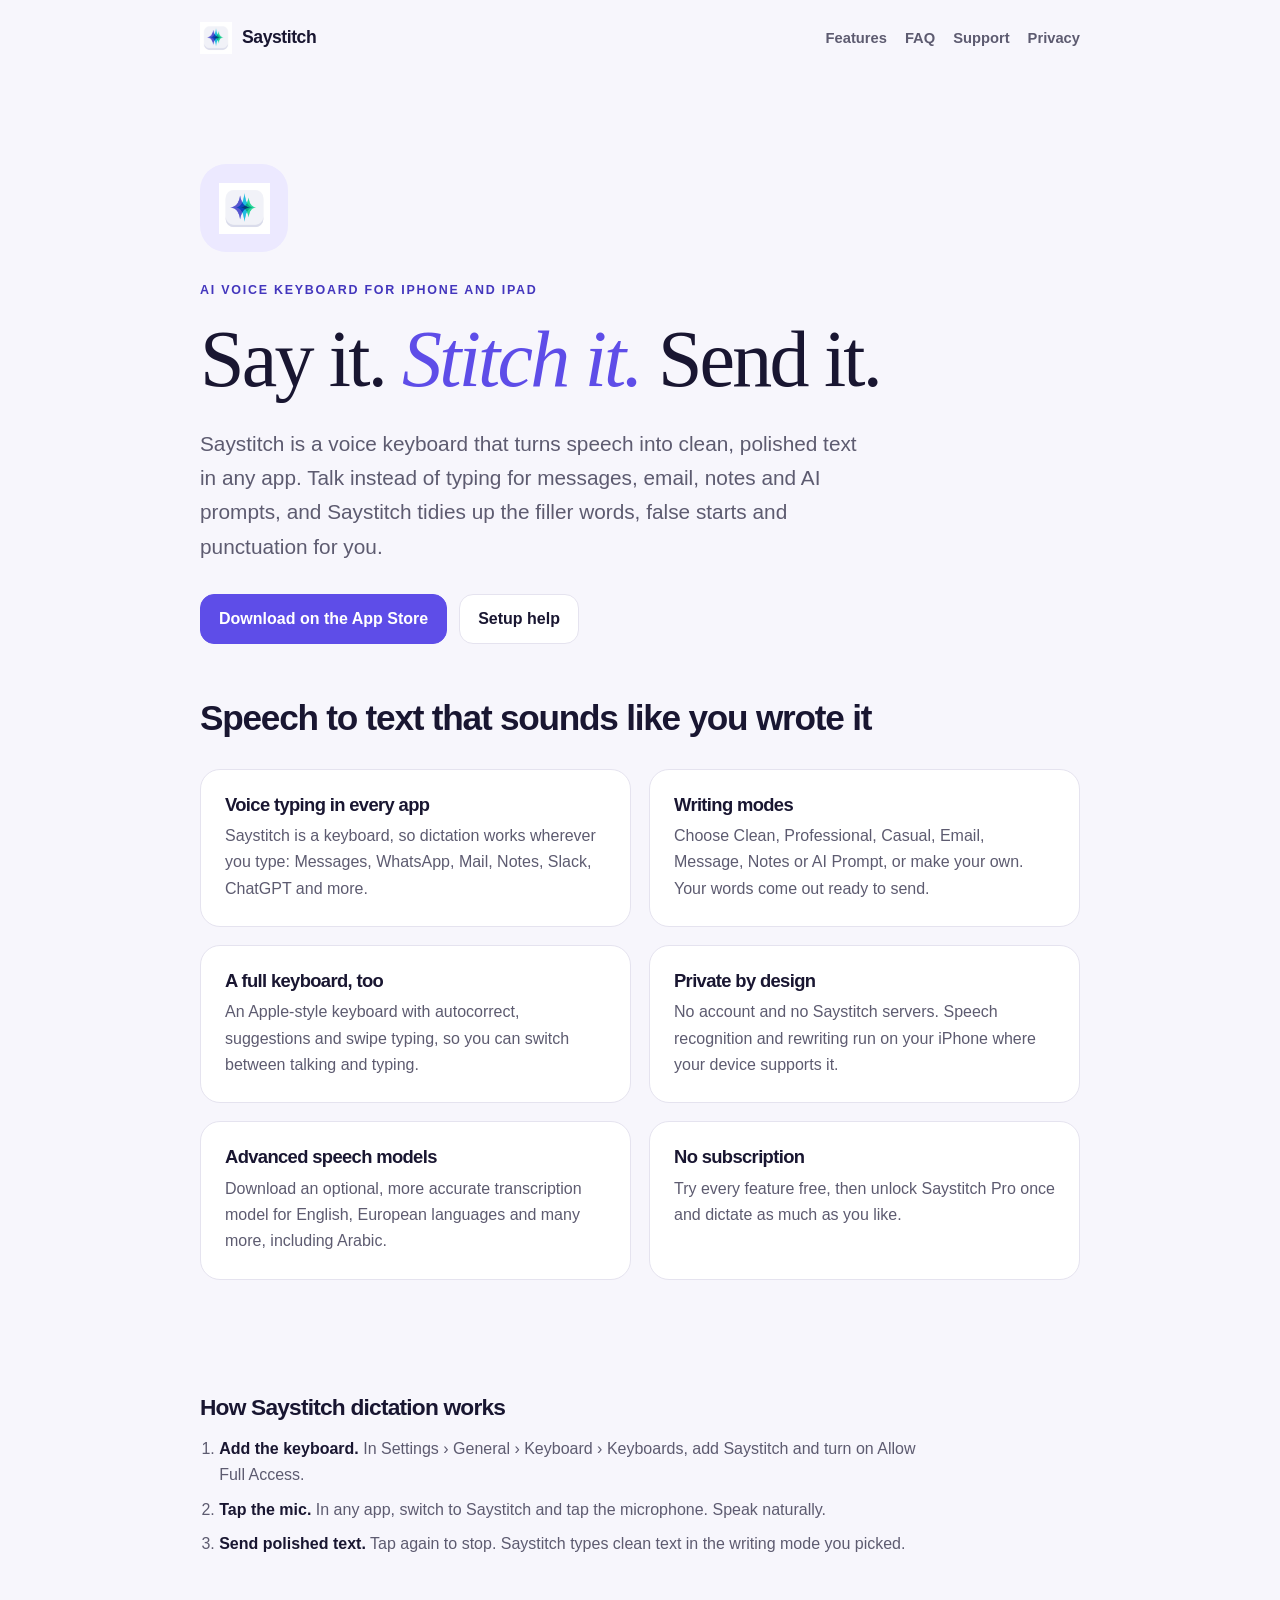
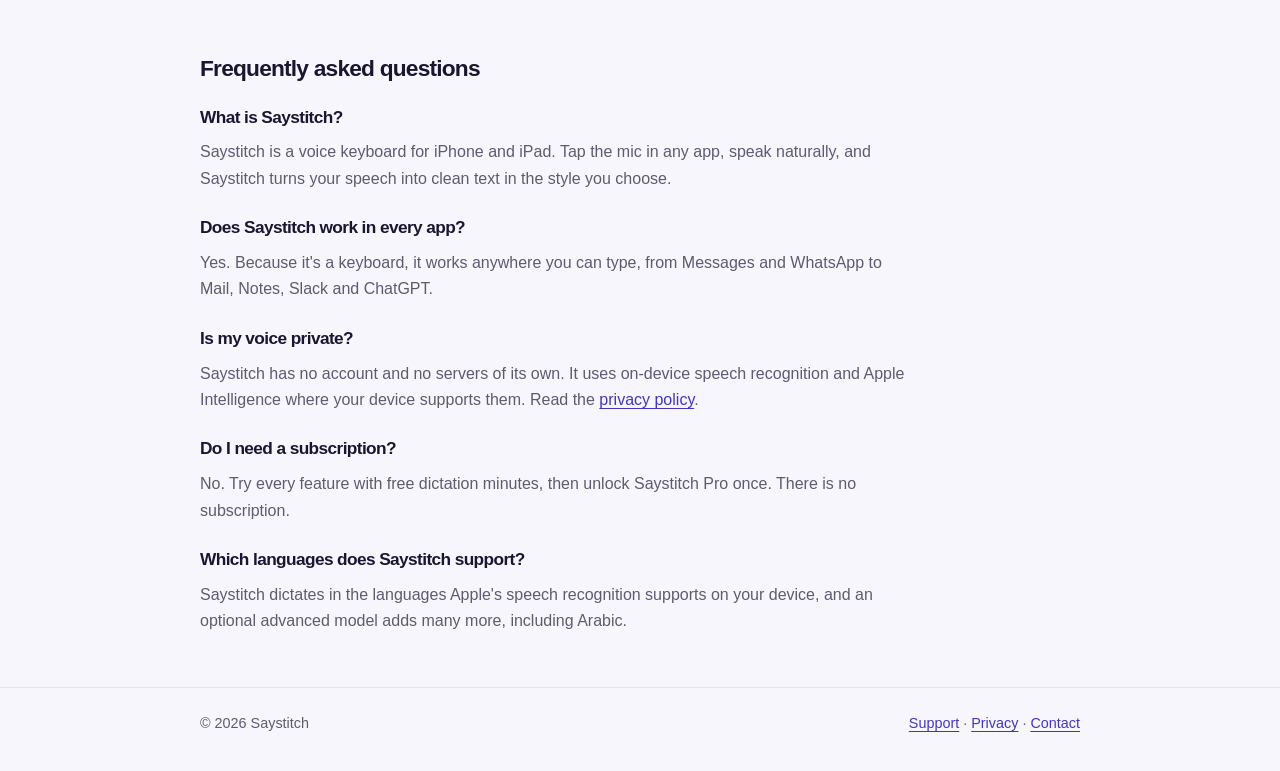
<file: index.html>
<!doctype html>
<html lang="en">
<head>
  <meta charset="utf-8">
  <meta name="viewport" content="width=device-width, initial-scale=1">
  <title>Saystitch – AI Voice Keyboard for iPhone: Speech to Text &amp; Dictation</title>
  <meta name="description" content="Saystitch is an AI voice keyboard for iPhone and iPad. Dictate in any app and get clean, polished text: speech to text for messages, email, notes and AI prompts. Private, on-device, no subscription.">
  <meta name="keywords" content="voice keyboard, AI keyboard, speech to text, dictation app, voice typing, voice to text iPhone, talk to text, transcribe, dictate, keyboard for iPhone">
  <link rel="canonical" href="https://mohamedsalahnassar.github.io/saystitch-support-pages/">
  <meta name="robots" content="index, follow">
  <meta name="theme-color" content="#f7f6fc">
  <meta name="apple-itunes-app" content="app-id=6834227107">

  <meta property="og:type" content="website">
  <meta property="og:site_name" content="Saystitch">
  <meta property="og:title" content="Saystitch – AI Voice Keyboard: Speech to Text & Dictation">
  <meta property="og:description" content="Speak in any app and send clean, polished text. A voice keyboard for iPhone and iPad with writing modes for messages, email, notes and AI prompts.">
  <meta property="og:url" content="https://mohamedsalahnassar.github.io/saystitch-support-pages/">
  <meta property="og:image" content="https://mohamedsalahnassar.github.io/saystitch-support-pages/assets/og-image.png">
  <meta property="og:image:width" content="1200">
  <meta property="og:image:height" content="630">
  <meta name="twitter:card" content="summary_large_image">
  <meta name="twitter:title" content="Saystitch – AI Voice Keyboard: Speech to Text & Dictation">
  <meta name="twitter:description" content="Speak in any app and send clean, polished text. Voice typing for iPhone and iPad.">
  <meta name="twitter:image" content="https://mohamedsalahnassar.github.io/saystitch-support-pages/assets/og-image.png">

  <link rel="icon" href="assets/icon-180.png" type="image/png">
  <link rel="apple-touch-icon" href="assets/icon-180.png">
  <link rel="stylesheet" href="assets/style.css">

  <script type="application/ld+json">
  {
    "@context": "https://schema.org",
    "@type": "MobileApplication",
    "name": "Saystitch: AI Voice Keyboard",
    "alternateName": "Saystitch",
    "description": "AI voice keyboard for iPhone and iPad. Dictate in any app and get clean, polished text with speech to text, writing modes and private on-device processing.",
    "operatingSystem": "iOS 26 or later",
    "applicationCategory": "UtilitiesApplication",
    "url": "https://mohamedsalahnassar.github.io/saystitch-support-pages/",
    "downloadUrl": "https://apps.apple.com/app/id6834227107",
    "installUrl": "https://apps.apple.com/app/id6834227107",
    "image": "https://mohamedsalahnassar.github.io/saystitch-support-pages/assets/icon-512.png",
    "offers": { "@type": "Offer", "price": "0", "priceCurrency": "USD", "description": "Free to try, with a one-time Saystitch Pro unlock." },
    "author": { "@type": "Person", "name": "Mohamed Salah" }
  }
  </script>
  <script type="application/ld+json">
  {
    "@context": "https://schema.org",
    "@type": "FAQPage",
    "mainEntity": [
      { "@type": "Question", "name": "What is Saystitch?",
        "acceptedAnswer": { "@type": "Answer", "text": "Saystitch is a voice keyboard for iPhone and iPad. Tap the mic in any app, speak naturally, and Saystitch turns your speech into clean text in the style you choose." } },
      { "@type": "Question", "name": "Does Saystitch work in every app?",
        "acceptedAnswer": { "@type": "Answer", "text": "Yes. Saystitch is a keyboard, so it works anywhere you can type: Messages, WhatsApp, Mail, Notes, Slack, ChatGPT and more." } },
      { "@type": "Question", "name": "Is my voice private?",
        "acceptedAnswer": { "@type": "Answer", "text": "Saystitch has no account and no servers of its own. It uses on-device speech recognition and Apple Intelligence where your device supports them." } },
      { "@type": "Question", "name": "Do I need a subscription?",
        "acceptedAnswer": { "@type": "Answer", "text": "No. You can try every feature with free dictation minutes, then unlock Saystitch Pro once. There is no subscription." } },
      { "@type": "Question", "name": "Which languages does Saystitch support?",
        "acceptedAnswer": { "@type": "Answer", "text": "Saystitch dictates in the languages Apple's speech recognition supports on your device, and an optional advanced model adds many more, including Arabic." } }
    ]
  }
  </script>
</head>
<body>
  <header class="shell topbar">
    <a class="brand" href="./"><img src="assets/icon-180.png" alt="Saystitch app icon"><span>Saystitch</span></a>
    <nav class="nav" aria-label="Main navigation">
      <a href="#features">Features</a>
      <a href="#faq">FAQ</a>
      <a href="support.html">Support</a>
      <a href="privacy.html">Privacy</a>
    </nav>
  </header>
  <main class="shell">
    <section class="hero" aria-labelledby="page-title">
      <div class="hero-mark"><img src="assets/icon-180.png" alt=""></div>
      <p class="eyebrow">AI voice keyboard for iPhone and iPad</p>
      <h1 id="page-title">Say it. <em>Stitch it.</em> Send it.</h1>
      <p class="lede">Saystitch is a voice keyboard that turns speech into clean, polished text in any app. Talk instead of typing for messages, email, notes and AI prompts, and Saystitch tidies up the filler words, false starts and punctuation for you.</p>
      <div class="actions">
        <a class="button primary" href="https://apps.apple.com/app/id6834227107">Download on the App Store</a>
        <a class="button" href="support.html">Setup help</a>
      </div>
    </section>

    <section id="features" aria-labelledby="features-title">
      <h2 id="features-title" class="section-title">Speech to text that sounds like you wrote it</h2>
      <div class="grid">
        <article class="card">
          <h3>Voice typing in every app</h3>
          <p>Saystitch is a keyboard, so dictation works wherever you type: Messages, WhatsApp, Mail, Notes, Slack, ChatGPT and more.</p>
        </article>
        <article class="card">
          <h3>Writing modes</h3>
          <p>Choose Clean, Professional, Casual, Email, Message, Notes or AI Prompt, or make your own. Your words come out ready to send.</p>
        </article>
        <article class="card">
          <h3>A full keyboard, too</h3>
          <p>An Apple-style keyboard with autocorrect, suggestions and swipe typing, so you can switch between talking and typing.</p>
        </article>
        <article class="card">
          <h3>Private by design</h3>
          <p>No account and no Saystitch servers. Speech recognition and rewriting run on your iPhone where your device supports it.</p>
        </article>
        <article class="card">
          <h3>Advanced speech models</h3>
          <p>Download an optional, more accurate transcription model for English, European languages and many more, including Arabic.</p>
        </article>
        <article class="card">
          <h3>No subscription</h3>
          <p>Try every feature free, then unlock Saystitch Pro once and dictate as much as you like.</p>
        </article>
      </div>
    </section>

    <section class="content" id="how" aria-labelledby="how-title">
      <h2 id="how-title">How Saystitch dictation works</h2>
      <ol>
        <li><strong>Add the keyboard.</strong> In Settings › General › Keyboard › Keyboards, add Saystitch and turn on Allow Full Access.</li>
        <li><strong>Tap the mic.</strong> In any app, switch to Saystitch and tap the microphone. Speak naturally.</li>
        <li><strong>Send polished text.</strong> Tap again to stop. Saystitch types clean text in the writing mode you picked.</li>
      </ol>
    </section>

    <section class="content" id="faq" aria-labelledby="faq-title">
      <h2 id="faq-title">Frequently asked questions</h2>
      <h3>What is Saystitch?</h3>
      <p>Saystitch is a voice keyboard for iPhone and iPad. Tap the mic in any app, speak naturally, and Saystitch turns your speech into clean text in the style you choose.</p>
      <h3>Does Saystitch work in every app?</h3>
      <p>Yes. Because it's a keyboard, it works anywhere you can type, from Messages and WhatsApp to Mail, Notes, Slack and ChatGPT.</p>
      <h3>Is my voice private?</h3>
      <p>Saystitch has no account and no servers of its own. It uses on-device speech recognition and Apple Intelligence where your device supports them. Read the <a href="privacy.html">privacy policy</a>.</p>
      <h3>Do I need a subscription?</h3>
      <p>No. Try every feature with free dictation minutes, then unlock Saystitch Pro once. There is no subscription.</p>
      <h3>Which languages does Saystitch support?</h3>
      <p>Saystitch dictates in the languages Apple's speech recognition supports on your device, and an optional advanced model adds many more, including Arabic.</p>
    </section>
  </main>
  <footer class="footer"><div class="shell footer-inner"><p>© 2026 Saystitch</p><p><a href="support.html">Support</a> · <a href="privacy.html">Privacy</a> · <a href="mailto:mohsalahnassar@gmail.com">Contact</a></p></div></footer>
</body>
</html>
</file>
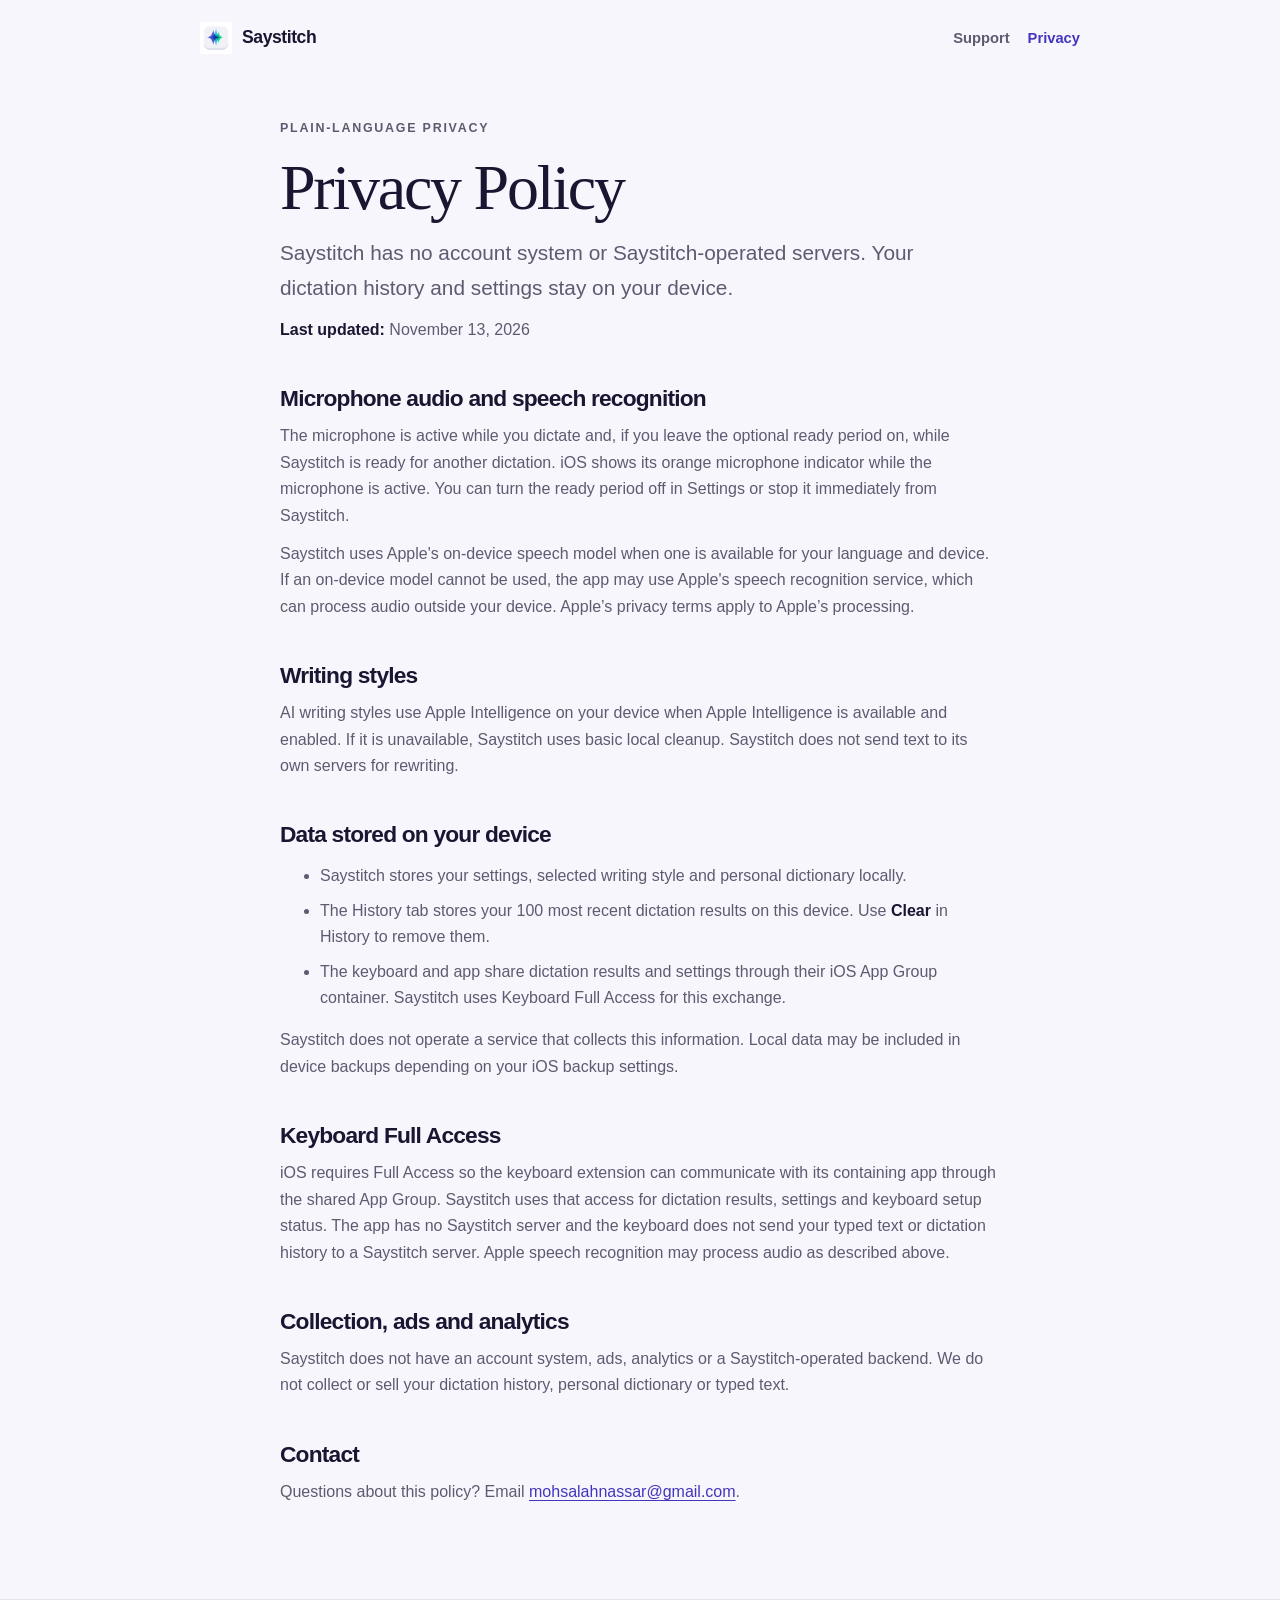
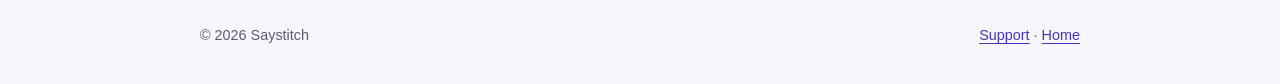
<file: privacy.html>
<!doctype html>
<html lang="en">
<head>
  <meta charset="utf-8">
  <meta name="viewport" content="width=device-width, initial-scale=1">
  <meta name="description" content="How the Saystitch voice keyboard handles your microphone audio, dictation history and keyboard access. No account and no Saystitch servers.">
  <title>Privacy Policy – Saystitch AI Voice Keyboard</title>
  <link rel="canonical" href="https://mohamedsalahnassar.github.io/saystitch-support-pages/privacy.html">
  <meta name="apple-itunes-app" content="app-id=6834227107">
  <meta property="og:title" content="Privacy Policy – Saystitch AI Voice Keyboard">
  <meta property="og:description" content="How the Saystitch voice keyboard handles your microphone audio, dictation history and keyboard access. No account and no Saystitch servers.">
  <meta property="og:image" content="https://mohamedsalahnassar.github.io/saystitch-support-pages/assets/og-image.png">
  <link rel="icon" href="assets/icon-180.png" type="image/png">
  <link rel="stylesheet" href="assets/style.css">
</head>
<body>
  <header class="shell topbar">
    <a class="brand" href="index.html"><img src="assets/icon-180.png" alt="Saystitch app icon"><span>Saystitch</span></a>
    <nav class="nav" aria-label="Main navigation">
      <a href="support.html">Support</a>
      <a href="privacy.html" aria-current="page">Privacy</a>
    </nav>
  </header>
  <main class="shell content">
    <p class="eyebrow">Plain-language privacy</p>
    <h1>Privacy Policy</h1>
    <p class="lede">Saystitch has no account system or Saystitch-operated servers. Your dictation history and settings stay on your device.</p>
    <p><strong>Last updated:</strong> November 13, 2026</p>

    <h2>Microphone audio and speech recognition</h2>
    <p>The microphone is active while you dictate and, if you leave the optional ready period on, while Saystitch is ready for another dictation. iOS shows its orange microphone indicator while the microphone is active. You can turn the ready period off in Settings or stop it immediately from Saystitch.</p>
    <p>Saystitch uses Apple's on-device speech model when one is available for your language and device. If an on-device model cannot be used, the app may use Apple's speech recognition service, which can process audio outside your device. Apple’s privacy terms apply to Apple’s processing.</p>

    <h2>Writing styles</h2>
    <p>AI writing styles use Apple Intelligence on your device when Apple Intelligence is available and enabled. If it is unavailable, Saystitch uses basic local cleanup. Saystitch does not send text to its own servers for rewriting.</p>

    <h2>Data stored on your device</h2>
    <ul>
      <li>Saystitch stores your settings, selected writing style and personal dictionary locally.</li>
      <li>The History tab stores your 100 most recent dictation results on this device. Use <strong>Clear</strong> in History to remove them.</li>
      <li>The keyboard and app share dictation results and settings through their iOS App Group container. Saystitch uses Keyboard Full Access for this exchange.</li>
    </ul>
    <p>Saystitch does not operate a service that collects this information. Local data may be included in device backups depending on your iOS backup settings.</p>

    <h2>Keyboard Full Access</h2>
    <p>iOS requires Full Access so the keyboard extension can communicate with its containing app through the shared App Group. Saystitch uses that access for dictation results, settings and keyboard setup status. The app has no Saystitch server and the keyboard does not send your typed text or dictation history to a Saystitch server. Apple speech recognition may process audio as described above.</p>

    <h2>Collection, ads and analytics</h2>
    <p>Saystitch does not have an account system, ads, analytics or a Saystitch-operated backend. We do not collect or sell your dictation history, personal dictionary or typed text.</p>

    <h2>Contact</h2>
    <p>Questions about this policy? Email <a href="mailto:mohsalahnassar@gmail.com">mohsalahnassar@gmail.com</a>.</p>
  </main>
  <footer class="footer"><div class="shell footer-inner"><p>© 2026 Saystitch</p><p><a href="support.html">Support</a> · <a href="index.html">Home</a></p></div></footer>
</body>
</html>
</file>
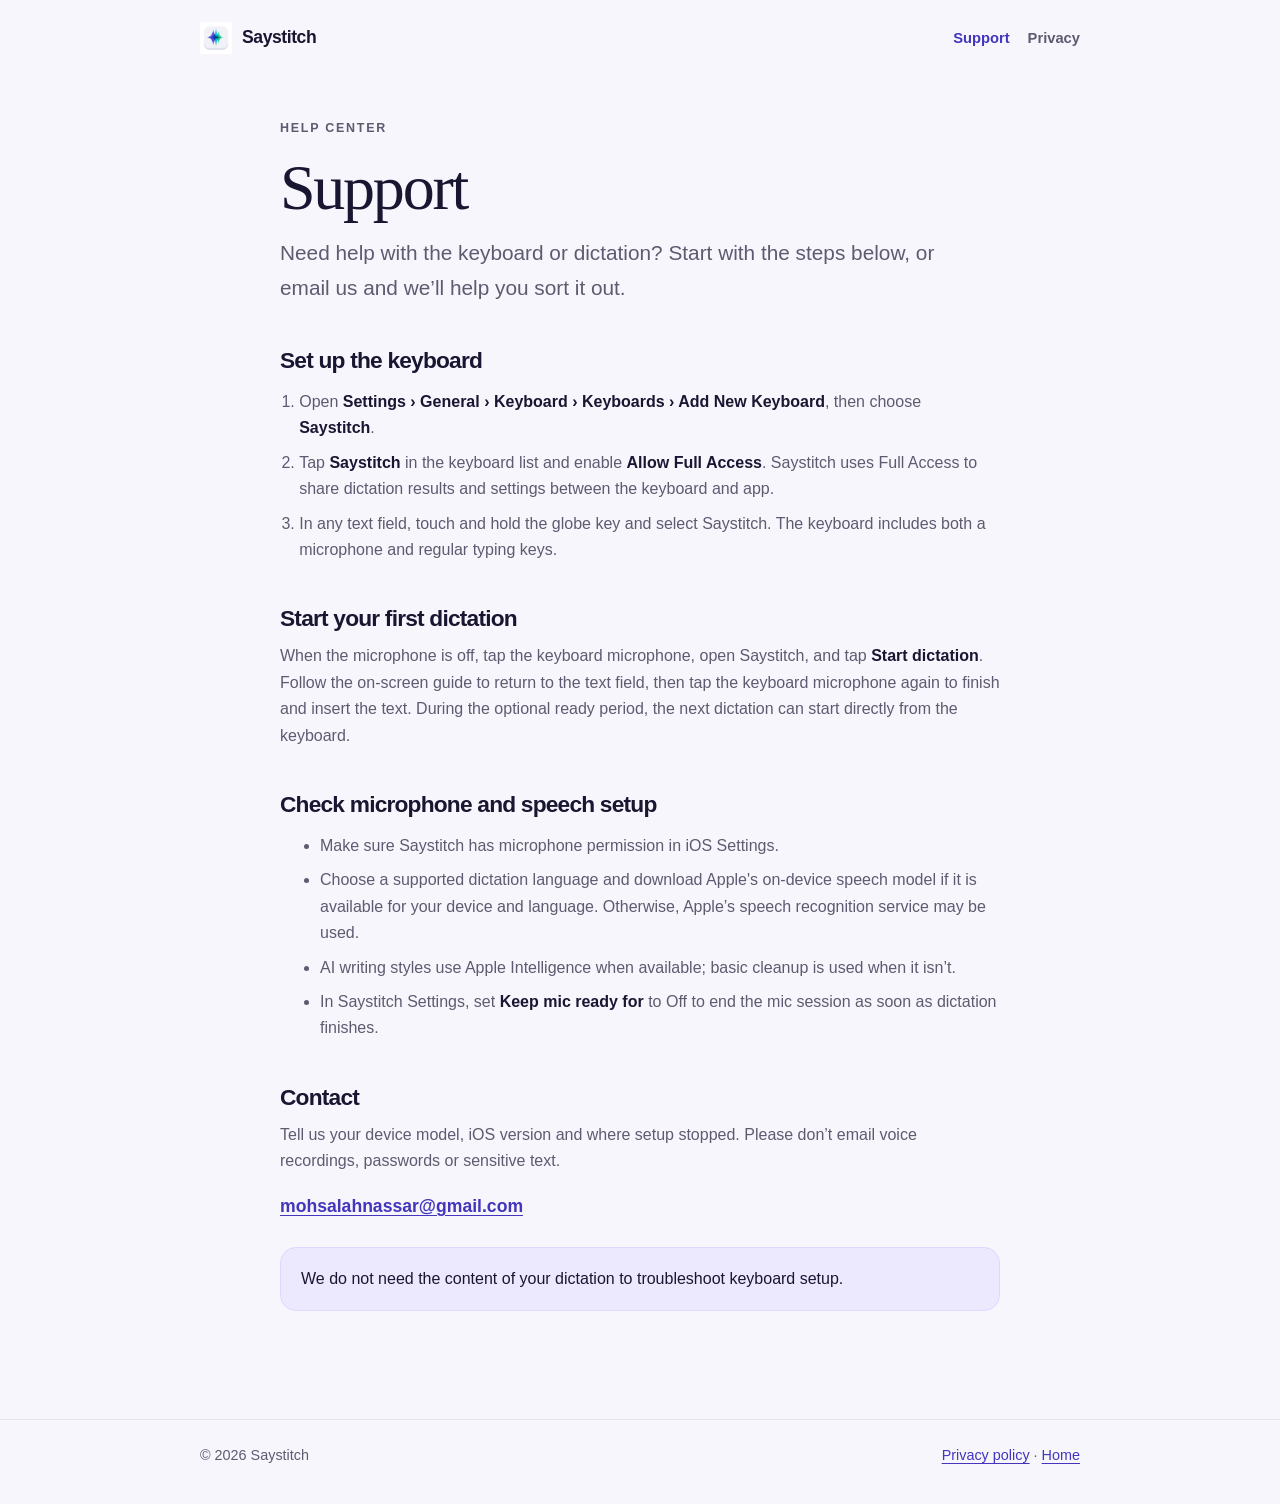
<file: support.html>
<!doctype html>
<html lang="en">
<head>
  <meta charset="utf-8">
  <meta name="viewport" content="width=device-width, initial-scale=1">
  <meta name="description" content="How to add the Saystitch voice keyboard, turn on Full Access, start dictation and fix common problems on iPhone and iPad.">
  <title>Saystitch Support – Set Up the AI Voice Keyboard on iPhone</title>
  <link rel="canonical" href="https://mohamedsalahnassar.github.io/saystitch-support-pages/support.html">
  <meta name="apple-itunes-app" content="app-id=6834227107">
  <meta property="og:title" content="Saystitch Support – Set Up the AI Voice Keyboard on iPhone">
  <meta property="og:description" content="How to add the Saystitch voice keyboard, turn on Full Access, start dictation and fix common problems on iPhone and iPad.">
  <meta property="og:image" content="https://mohamedsalahnassar.github.io/saystitch-support-pages/assets/og-image.png">
  <link rel="icon" href="assets/icon-180.png" type="image/png">
  <link rel="stylesheet" href="assets/style.css">
</head>
<body>
  <header class="shell topbar">
    <a class="brand" href="index.html"><img src="assets/icon-180.png" alt="Saystitch app icon"><span>Saystitch</span></a>
    <nav class="nav" aria-label="Main navigation">
      <a href="support.html" aria-current="page">Support</a>
      <a href="privacy.html">Privacy</a>
    </nav>
  </header>
  <main class="shell content">
    <p class="eyebrow">Help center</p>
    <h1>Support</h1>
    <p class="lede">Need help with the keyboard or dictation? Start with the steps below, or email us and we’ll help you sort it out.</p>

    <h2>Set up the keyboard</h2>
    <ol>
      <li>Open <strong>Settings › General › Keyboard › Keyboards › Add New Keyboard</strong>, then choose <strong>Saystitch</strong>.</li>
      <li>Tap <strong>Saystitch</strong> in the keyboard list and enable <strong>Allow Full Access</strong>. Saystitch uses Full Access to share dictation results and settings between the keyboard and app.</li>
      <li>In any text field, touch and hold the globe key and select Saystitch. The keyboard includes both a microphone and regular typing keys.</li>
    </ol>

    <h2>Start your first dictation</h2>
    <p>When the microphone is off, tap the keyboard microphone, open Saystitch, and tap <strong>Start dictation</strong>. Follow the on-screen guide to return to the text field, then tap the keyboard microphone again to finish and insert the text. During the optional ready period, the next dictation can start directly from the keyboard.</p>

    <h2>Check microphone and speech setup</h2>
    <ul>
      <li>Make sure Saystitch has microphone permission in iOS Settings.</li>
      <li>Choose a supported dictation language and download Apple's on-device speech model if it is available for your device and language. Otherwise, Apple’s speech recognition service may be used.</li>
      <li>AI writing styles use Apple Intelligence when available; basic cleanup is used when it isn’t.</li>
      <li>In Saystitch Settings, set <strong>Keep mic ready for</strong> to Off to end the mic session as soon as dictation finishes.</li>
    </ul>

    <h2>Contact</h2>
    <p>Tell us your device model, iOS version and where setup stopped. Please don’t email voice recordings, passwords or sensitive text.</p>
    <a class="email" href="mailto:mohsalahnassar@gmail.com">mohsalahnassar@gmail.com</a>
    <div class="notice"><p>We do not need the content of your dictation to troubleshoot keyboard setup.</p></div>
  </main>
  <footer class="footer"><div class="shell footer-inner"><p>© 2026 Saystitch</p><p><a href="privacy.html">Privacy policy</a> · <a href="index.html">Home</a></p></div></footer>
</body>
</html>
</file>
<file: assets/style.css>
:root {
  color-scheme: light;
  --ink: #191631;
  --muted: #5d5b70;
  --violet: #5e4de8;
  --violet-dark: #4336bd;
  --lavender: #ece9ff;
  --paper: #f7f6fc;
  --line: #e5e3ef;
  font-family: -apple-system, BlinkMacSystemFont, "Segoe UI", sans-serif;
  font-synthesis: none;
  text-rendering: optimizeLegibility;
}

* { box-sizing: border-box; }
html { scroll-behavior: smooth; }
body { margin: 0; background: var(--paper); color: var(--ink); line-height: 1.65; }
a { color: var(--violet-dark); text-underline-offset: 0.18em; }
a:hover { color: var(--violet); }
a:focus-visible { outline: 3px solid var(--violet); outline-offset: 3px; border-radius: 4px; }
.shell { width: min(100% - 40px, 880px); margin-inline: auto; }
.topbar { display: flex; align-items: center; justify-content: space-between; gap: 24px; padding-block: 22px; }
.brand { display: inline-flex; align-items: center; gap: 10px; color: var(--ink); text-decoration: none; font-size: 1.1rem; font-weight: 700; letter-spacing: -0.025em; }
.brand img { width: 32px; height: 32px; }
.nav { display: flex; flex-wrap: wrap; gap: 18px; font-size: 0.92rem; font-weight: 600; }
.nav a { color: var(--muted); text-decoration: none; }
.nav a:hover, .nav a[aria-current="page"] { color: var(--violet-dark); }
.hero { padding: clamp(48px, 9vw, 88px) 0 46px; }
.eyebrow { margin: 0 0 12px; color: var(--violet-dark); font-size: 0.78rem; font-weight: 750; letter-spacing: 0.14em; text-transform: uppercase; }
h1, h2, h3 { line-height: 1.15; letter-spacing: -0.035em; }
h1 { max-width: 760px; margin: 0; font-family: Georgia, "Times New Roman", serif; font-size: clamp(2.7rem, 7vw, 5rem); font-weight: 500; }
h1 em { color: var(--violet); font-weight: 400; }
.lede { max-width: 660px; margin: 22px 0 0; color: var(--muted); font-size: clamp(1.1rem, 2.5vw, 1.3rem); }
.hero-mark { display: flex; align-items: center; justify-content: center; width: 88px; height: 88px; margin-bottom: 28px; border-radius: 26px; background: var(--lavender); }
.hero-mark img { width: 51px; height: 51px; }
.actions { display: flex; flex-wrap: wrap; gap: 12px; margin-top: 30px; }
.button { display: inline-flex; align-items: center; justify-content: center; min-height: 48px; padding: 11px 18px; border: 1px solid var(--line); border-radius: 14px; background: white; color: var(--ink); font-weight: 650; text-decoration: none; }
.button.primary { border-color: var(--violet); background: var(--violet); color: white; }
.button.primary:hover { background: var(--violet-dark); color: white; }
.grid { display: grid; grid-template-columns: repeat(2, minmax(0, 1fr)); gap: 18px; padding: 8px 0 72px; }
.card { display: block; padding: 24px; border: 1px solid var(--line); border-radius: 20px; background: white; color: inherit; text-decoration: none; transition: transform 160ms ease, border-color 160ms ease; }
.card:hover { transform: translateY(-2px); border-color: #c8c2fc; }
.card h2 { margin: 0 0 8px; font-size: 1.25rem; }
.card p { margin: 0; color: var(--muted); }
.content { max-width: 720px; padding: 30px 0 82px; }
.content h1 { font-size: clamp(2.5rem, 6vw, 4rem); }
.content h2 { margin: 42px 0 12px; font-size: 1.42rem; }
.content h3 { margin: 26px 0 8px; font-size: 1.08rem; }
.content p { margin: 12px 0; color: var(--muted); }
.content li { margin: 8px 0; color: var(--muted); }
.content strong { color: var(--ink); }
.notice { margin: 26px 0; padding: 18px 20px; border: 1px solid #dcd8ff; border-radius: 16px; background: var(--lavender); color: var(--ink); }
.notice p { margin: 0; color: inherit; }
.email { display: inline-block; margin-top: 5px; font-size: 1.1rem; font-weight: 650; }
.footer { border-top: 1px solid var(--line); padding: 24px 0 36px; color: var(--muted); font-size: 0.9rem; }
.footer-inner { display: flex; justify-content: space-between; gap: 20px; flex-wrap: wrap; }
.footer p { margin: 0; }
@media (max-width: 600px) {
  .shell { width: min(100% - 28px, 880px); }
  .topbar { align-items: flex-start; flex-direction: column; gap: 14px; }
  .grid { grid-template-columns: 1fr; padding-bottom: 52px; }
  .hero { padding-top: 42px; }
}
@media (prefers-reduced-motion: reduce) {
  html { scroll-behavior: auto; }
  *, *::before, *::after { transition-duration: 0.01ms !important; animation-duration: 0.01ms !important; animation-iteration-count: 1 !important; }
}
.section-title { margin: 8px 0 22px; font-size: clamp(1.6rem, 4vw, 2.2rem); }
.card h3 { margin: 0 0 8px; font-size: 1.15rem; }
article.card:hover { transform: none; border-color: var(--line); }
.content ol { padding-left: 1.2em; }
.content#how, .content#faq { padding-top: 0; padding-bottom: 40px; }
</file>
